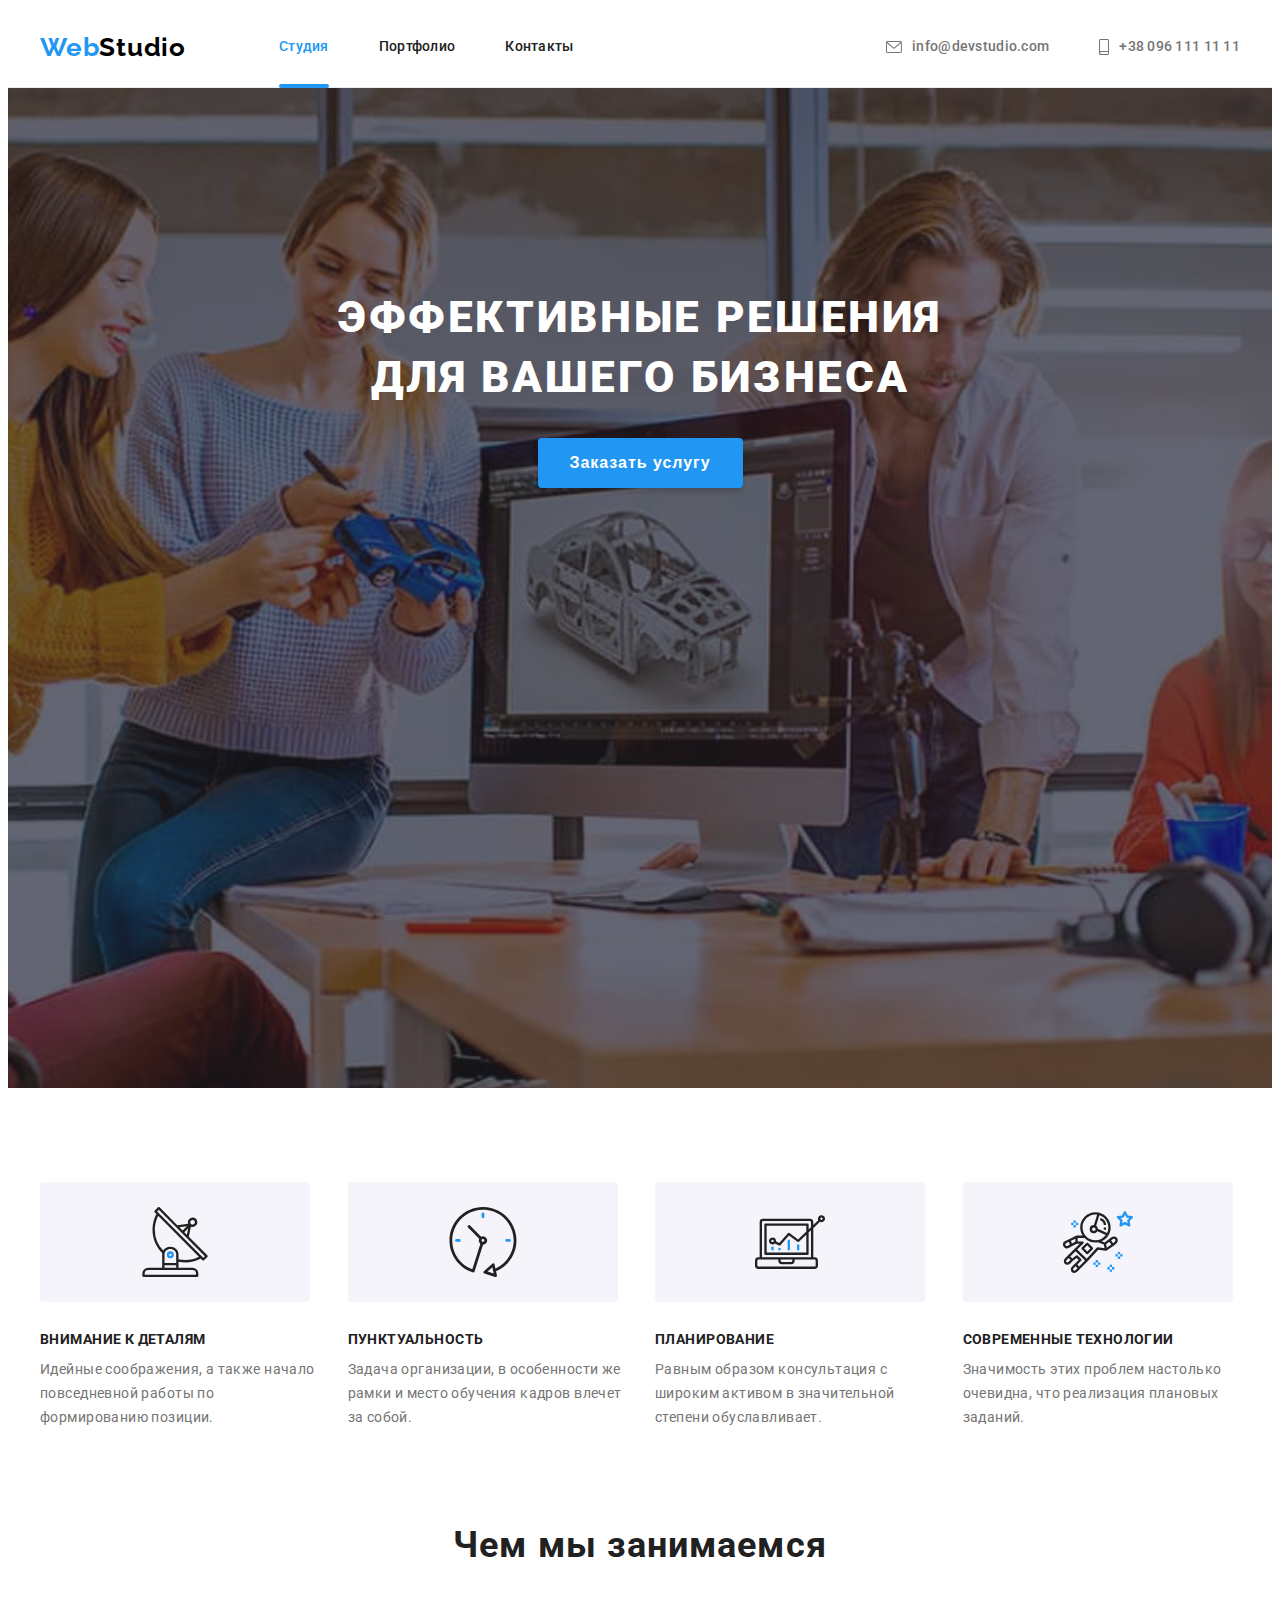
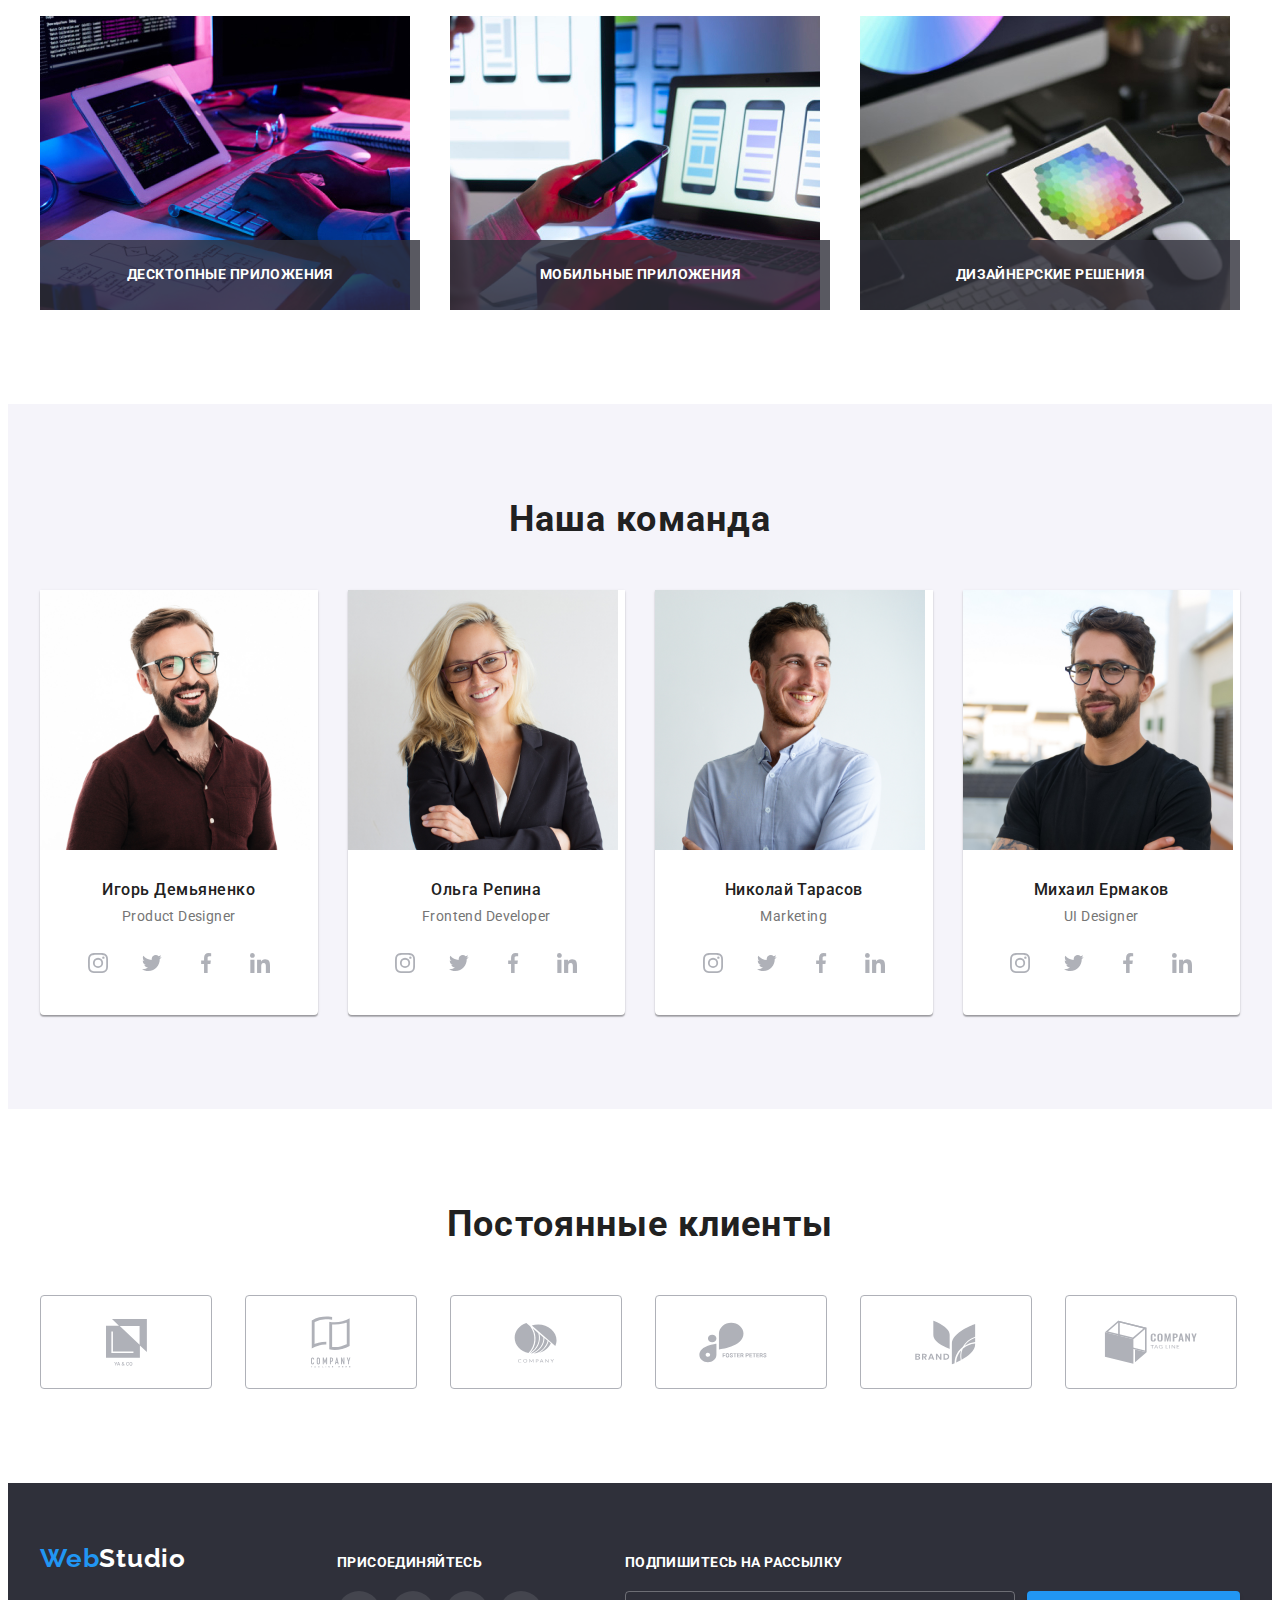
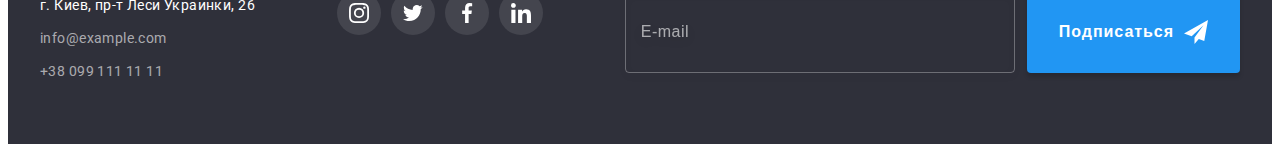
<file: index.html>
<!DOCTYPE html>
<html lang="ru">
  <head>
    <meta charset="UTF-8" />
    <meta name="viewport" content="width=device-width, initial-scale=1.0" />
    <title>WebStudio</title>
    <link rel="preconnect" href="https://fonts.gstatic.com" />
    <link
      href="https://fonts.googleapis.com/css2?family=Raleway:wght@700&family=Roboto:wght@400;500;700;900&display=swap"
      rel="stylesheet"
    />
    <link
      rel="stylesheet"
      href="https://cdnjs.cloudflare.com/ajax/libs/modern-normalize/1.1.0/modern-normalize.min.css"
      integrity="sha512-wpPYUAdjBVSE4KJnH1VR1HeZfpl1ub8YT/NKx4PuQ5NmX2tKuGu6U/JRp5y+Y8XG2tV+wKQpNHVUX03MfMFn9Q=="
      crossorigin="anonymous"
      referrerpolicy="no-referrer"
    />
    <link rel="stylesheet" href="./css/main.min.css" />
  </head>
  <body>
    <!-- ------------------Шапка сайта-------------------- -->
    <header class="head">
      <div class="container head__line">
        <nav class="head__nav">
          <a class="link logo head__logo" href="./index.html" lang="en"
            ><span class="logo--blue">Web</span>Studio
          </a>
          <ul class="head__list list">
            <li class="head__item head__item">
              <a class="link head__link--current" href="./index.html">Студия</a>
            </li>

            <li class="head__item">
              <a class="head__link link" href="./portfolio.html">Портфолио</a>
            </li>

            <li class="head__item"><a class="head__link link" href="#feedback">Контакты</a></li>
          </ul>
        </nav>
        <ul class="head__feedback list">
          <li class="head__item">
            <a class="head__link--grey link" href="mailto:info@devstudio.com">
              <svg class="head__icon page-icon" width="16" height="12">
                <use href="./image/sprite.svg#icon-envelope"></use>
              </svg>
              info@devstudio.com
            </a>
          </li>

          <li class="head__item">
            <a class="head__link--grey link" href="tel:+380961111111">
              <svg class="head__icon page-icon" width="10" height="16">
                <use href="./image/sprite.svg#icon-smartphone"></use>
              </svg>
              +38 096 111 11 11
            </a>
          </li>
        </ul>
      </div>
    </header>
    <main>
      <!-- --------------------Герой----------------------- -->
      <section class="hero">
        <div class="container">
          <h1 class="hero__title">
            Эффективные решения <br />
            для вашего бизнеса
          </h1>
          <button class="button hero__button" type="button" data-modal-open>Заказать услугу</button>
        </div>
      </section>
      <!-- ------------------Преимущества---------------------- -->
      <section class="features">
        <div class="container">
          <h2 class="visually-hidden">Преимущества компании</h2>
          <ul class="page-grid list">
            <li class="features__item">
              <div class="features__image">
                <svg width="70px" height="70px">
                  <use href="./image/sprite.svg#icon-antenna"></use>
                </svg>
              </div>
              <h3 class="thumb-title features__title">Внимание к деталям</h3>
              <p class="features__desc">
                Идейные соображения, а также начало повседневной работы по формированию позиции.
              </p>
            </li>

            <li class="features__item">
              <div class="features__image">
                <svg width="70px" height="70px">
                  <use href="./image/sprite.svg#icon-clock"></use>
                </svg>
              </div>
              <h3 class="thumb-title features__title">Пунктуальность</h3>
              <p class="features__desc">
                Задача организации, в особенности же рамки и место обучения кадров влечет за собой.
              </p>
            </li>

            <li class="features__item">
              <div class="features__image">
                <svg width="70px" height="70px">
                  <use href="./image/sprite.svg#icon-diagram"></use>
                </svg>
              </div>
              <h3 class="thumb-title features__title">Планирование</h3>
              <p class="features__desc">
                Равным образом консультация с широким активом в значительной степени обуславливает.
              </p>
            </li>

            <li class="features__item">
              <div class="features__image">
                <svg width="70px" height="70px">
                  <use href="./image/sprite.svg#icon-astronaut"></use>
                </svg>
              </div>
              <h3 class="thumb-title features__title">Современные технологии</h3>
              <p class="features__desc">
                Значимость этих проблем настолько очевидна, что реализация плановых заданий.
              </p>
            </li>
          </ul>
        </div>
      </section>
      <!-- -----------------Услуги студии---------------------- -->
      <section class="services section">
        <div class="container">
          <h2 class="subtitle">Чем мы занимаемся</h2>
          <ul class="page-grid list">
            <li class="servises__item">
              <div class="servises__card">
                <img src="./image/main/img1.jpg" alt="Верстка сайта" width="370" height="294" />
                <p class="thumb-title servises__desc">Десктопные приложения</p>
              </div>
            </li>

            <li class="servises__item">
              <div class="servises__card">
                <img
                  src="./image/main/img2.jpg"
                  alt="Разработка мобильных приложений"
                  width="370"
                  height="294"
                />
                <p class="thumb-title servises__desc">Мобильные приложения</p>
              </div>
            </li>

            <li class="servises__item">
              <div class="servises__card">
                <img src="./image/main/img3.jpg" alt="Веб дизайн" width="370" height="294" />
                <p class="thumb-title servises__desc">Дизайнерские решения</p>
              </div>
            </li>
          </ul>
        </div>
      </section>
      <!-- -----------------Cотрудники------------------ -->
      <section class="team section">
        <div class="container">
          <h2 class="subtitle">Наша команда</h2>
          <ul class="page-grid list">
            <li class="team__card">
              <img src="./image/main/igor.jpg" alt="Фото сотрудника" width="270" height="260" />
              <div class="team__thumb">
                <h3 class="team__member">Игорь Демьяненко</h3>
                <p lang="en" class="team__prof">Product Designer</p>
                <ul class="socials list">
                  <li class="socials__item">
                    <a href="" class="socials__link socials__link--grey">
                      <svg class="page-icon" width="20px" height="20px">
                        <use href="./image/sprite.svg#icon-instagram"></use>
                      </svg>
                    </a>
                  </li>
                  <li class="socials__item">
                    <a href="" class="socials__link socials__link--grey">
                      <svg class="page-icon" width="20px" height="20px">
                        <use href="./image/sprite.svg#icon-twitter"></use>
                      </svg>
                    </a>
                  </li>
                  <li class="socials__item">
                    <a href="" class="socials__link socials__link--grey">
                      <svg class="page-icon" width="20px" height="20px">
                        <use href="./image/sprite.svg#icon-facebook"></use>
                      </svg>
                    </a>
                  </li>
                  <li class="socials__item">
                    <a href="" class="socials__link socials__link--grey">
                      <svg class="page-icon" width="20px" height="20px">
                        <use href="./image/sprite.svg#icon-linkedin"></use>
                      </svg>
                    </a>
                  </li>
                </ul>
              </div>
            </li>

            <li class="team__card">
              <img src="./image/main/olha.jpg" alt="Фото сотрудника" width="270" height="260" />
              <div class="team__thumb">
                <h3 class="team__member">Ольга Репина</h3>
                <p lang="en" class="team__prof">Frontend Developer</p>
                <ul class="socials list">
                  <li class="socials__item">
                    <a href="" class="socials__link socials__link--grey">
                      <svg class="page-icon" width="20px" height="20px">
                        <use href="./image/sprite.svg#icon-instagram"></use>
                      </svg>
                    </a>
                  </li>
                  <li class="socials__item">
                    <a href="" class="socials__link socials__link--grey">
                      <svg class="page-icon" width="20px" height="20px">
                        <use href="./image/sprite.svg#icon-twitter"></use>
                      </svg>
                    </a>
                  </li>
                  <li class="socials__item">
                    <a href="" class="socials__link socials__link--grey">
                      <svg class="page-icon" width="20px" height="20px">
                        <use href="./image/sprite.svg#icon-facebook"></use>
                      </svg>
                    </a>
                  </li>
                  <li class="socials__item">
                    <a href="" class="socials__link socials__link--grey">
                      <svg class="page-icon" width="20px" height="20px">
                        <use href="./image/sprite.svg#icon-linkedin"></use>
                      </svg>
                    </a>
                  </li>
                </ul>
              </div>
            </li>

            <li class="team__card">
              <img src="./image/main/nicolay.jpg" alt="Фото сотрудника" width="270" height="260" />
              <div class="team__thumb">
                <h3 class="team__member">Николай Тарасов</h3>
                <p lang="en" class="team__prof">Marketing</p>
                <ul class="socials list">
                  <li class="socials__item">
                    <a href="" class="socials__link socials__link--grey">
                      <svg class="page-icon" width="20px" height="20px">
                        <use href="./image/sprite.svg#icon-instagram"></use>
                      </svg>
                    </a>
                  </li>
                  <li class="socials__item">
                    <a href="" class="socials__link socials__link--grey">
                      <svg class="page-icon" width="20px" height="20px">
                        <use href="./image/sprite.svg#icon-twitter"></use>
                      </svg>
                    </a>
                  </li>
                  <li class="socials__item">
                    <a href="" class="socials__link socials__link--grey">
                      <svg class="page-icon" width="20px" height="20px">
                        <use href="./image/sprite.svg#icon-facebook"></use>
                      </svg>
                    </a>
                  </li>
                  <li class="socials__item">
                    <a href="" class="socials__link socials__link--grey">
                      <svg class="page-icon" width="20px" height="20px">
                        <use href="./image/sprite.svg#icon-linkedin"></use>
                      </svg>
                    </a>
                  </li>
                </ul>
              </div>
            </li>

            <li class="team__card">
              <img src="./image/main/michael.jpg" alt="Фото сотрудника" width="270" height="260" />
              <div class="team__thumb">
                <h3 class="team__member">Михаил Ермаков</h3>
                <p lang="en" class="team__prof">UI Designer</p>
                <ul class="socials list">
                  <li class="socials__item">
                    <a href="" class="socials__link socials__link--grey">
                      <svg class="page-icon" width="20px" height="20px">
                        <use href="./image/sprite.svg#icon-instagram"></use>
                      </svg>
                    </a>
                  </li>
                  <li class="socials__item">
                    <a href="" class="socials__link socials__link--grey">
                      <svg class="page-icon" width="20px" height="20px">
                        <use href="./image/sprite.svg#icon-twitter"></use>
                      </svg>
                    </a>
                  </li>
                  <li class="socials__item">
                    <a href="" class="socials__link socials__link--grey">
                      <svg class="page-icon" width="20px" height="20px">
                        <use href="./image/sprite.svg#icon-facebook"></use>
                      </svg>
                    </a>
                  </li>
                  <li class="socials__item">
                    <a href="" class="socials__link socials__link--grey">
                      <svg class="page-icon" width="20px" height="20px">
                        <use href="./image/sprite.svg#icon-linkedin"></use>
                      </svg>
                    </a>
                  </li>
                </ul>
              </div>
            </li>
          </ul>
        </div>
      </section>
      <!-- -------------------Клиенты--------------------------- -->
      <section class="clients section">
        <div class="container">
          <h2 class="subtitle">Постоянные клиенты</h2>
          <ul class="page-grid list">
            <li class="clients__item">
              <a href="" class="clients__card">
                <svg class="page-icon" width="41px" height="47px">
                  <use href="./image/sprite.svg#icon-client-1"></use>
                </svg>
              </a>
            </li>

            <li class="clients__item">
              <a href="" class="clients__card">
                <svg class="page-icon" width="40px" height="52px">
                  <use href="./image/sprite.svg#icon-client-2"></use>
                </svg>
              </a>
            </li>

            <li class="clients__item">
              <a href="" class="clients__card">
                <svg class="page-icon" width="43px" height="41px">
                  <use href="./image/sprite.svg#icon-client-3"></use>
                </svg>
              </a>
            </li>

            <li class="clients__item">
              <a href="" class="clients__card">
                <svg class="page-icon" width="84px" height="41px">
                  <use href="./image/sprite.svg#icon-client-4"></use>
                </svg>
              </a>
            </li>

            <li class="clients__item">
              <a href="" class="clients__card">
                <svg class="page-icon" width="63px" height="45px">
                  <use href="./image/sprite.svg#icon-client-5"></use>
                </svg>
              </a>
            </li>

            <li class="clients__item">
              <a href="" class="clients__card">
                <svg class="page-icon" width="94px" height="44px">
                  <use href="./image/sprite.svg#icon-client-6"></use>
                </svg>
              </a>
            </li>
          </ul>
        </div>
      </section>
    </main>
    <!-- -------------------------Футер-------------------- -->
    <footer class="footer" id="feedback">
      <div class="container footer__thumbs">
        <div>
          <a class="logo footer__logo link" href="./index.html" lang="en"
            ><span class="logo--blue">Web</span>Studio</a
          >
          <address>
            <ul class="list">
              <li class="footer__item">
                <a
                  class="footer__link link"
                  href="https://goo.gl/maps/XXydakqSkCd74Hgu6"
                  target="_blank"
                  rel="noreferrer noopener"
                >
                  г. Киев, пр-т Леси Украинки, 26
                </a>
              </li>
              <li class="footer__item">
                <a class="footer__link footer__link--grey link" href="mailto:info@example.com"
                  >info@example.com
                </a>
              </li>
              <li class="footer__item">
                <a class="footer__link footer__link--grey link" href="tel:+380991111111"
                  >+38 099 111 11 11
                </a>
              </li>
            </ul>
          </address>
        </div>
        <div role="group">
          <p class="thumb-title footer__title">Присоединяйтесь</p>
          <ul class="socials list">
            <li class="socials__item">
              <a href="" class="socials__link socials__link--white">
                <svg class="page-icon" width="20px" height="20px">
                  <use href="./image/sprite.svg#icon-instagram"></use>
                </svg>
              </a>
            </li>
            <li class="socials__item">
              <a href="" class="socials__link socials__link--white">
                <svg class="page-icon" width="20px" height="20px">
                  <use href="./image/sprite.svg#icon-twitter"></use>
                </svg>
              </a>
            </li>
            <li class="socials__item">
              <a href="" class="socials__link socials__link--white">
                <svg class="page-icon" width="20px" height="20px">
                  <use href="./image/sprite.svg#icon-facebook"></use>
                </svg>
              </a>
            </li>
            <li class="socials__item">
              <a href="" class="socials__link socials__link--white">
                <svg class="page-icon" width="20px" height="20px">
                  <use href="./image/sprite.svg#icon-linkedin"></use>
                </svg>
              </a>
            </li>
          </ul>
        </div>
        <div role="group">
          <p class="thumb-title footer__title">Подпишитесь на рассылку</p>
          <form class="footer__signupform" name="signup-form" autocomplete="on">
            <label>
              <input
                class="footer__input"
                type="email"
                name="email"
                placeholder="E-mail"
                required
              />
            </label>
            <button class="button footer__button" type="submit">
              Подписаться
              <svg class="button__icon" width="24" height="24">
                <use href="./image/sprite.svg#icon-send"></use>
              </svg>
            </button>
          </form>
        </div>
      </div>
    </footer>

    <div class="backdrop is-hidden" data-modal>
      <div class="modal" role="group">
        <button type="button" class="modal__close" data-modal-close>
          <svg width="18" height="18">
            <use href="./image/sprite.svg#icon-close"></use>
          </svg>
        </button>
        <form class="form" name="order-form" autocomplete="on">
          <p class="modal__title">Оставьте свои данные, мы вам перезвоним</p>

          <label class="form__label">
            <span class="form__name">Имя</span>
            <input
              class="form__input"
              type="text"
              name="username"
              minlength="2"
              pattern="[a-zA-Zа-яёА-ЯЁ]+"
              title="Имя должно содержать символы кирилицы или латиницы"
              required
            />
            <svg class="form__icon page-icon" width="18" height="18">
              <use href="./image/sprite.svg#icon-person"></use>
            </svg>
          </label>
          <label class="form__label">
            <span class="form__name">Телефон</span>
            <input
              class="form__input"
              type="tel"
              name="tel"
              pattern="[0-9]{3}-[0-9]{3}-[0-9]{2}-[0-9]{2}"
              title="096-000-00-00"
              required
            />
            <svg class="form__icon page-icon" width="18" height="18">
              <use href="./image/sprite.svg#icon-phone-modal"></use>
            </svg>
          </label>
          <label class="form__label">
            <span class="form__name">Почта</span>
            <input class="form__input" type="email" name="email" required />
            <svg class="form__icon page-icon" width="18" height="18">
              <use href="./image/sprite.svg#icon-mail-modal"></use>
            </svg>
          </label>
          <label class="form__label">
            <span class="form__name">Комментарий</span>
            <textarea
              class="form__input form__comment"
              name="comment"
              placeholder="Введите текст"
            ></textarea>
          </label>

          <input
            id="checkbox-item"
            class="checkbox-hidden"
            type="checkbox"
            name="policy"
            value="agreed"
            required
          />
          <label for="checkbox-item" class="form__checkbox">
            <!-- <svg class="checkbox-icon" width="16" height="15">
              <use href="./image/sprite.svg#icon-check"></use>
            </svg> -->
            Соглашаюсь с рассылкой и принимаю&nbsp;<a href="#" class="form__link"
              >Условия договора</a
            >
          </label>
          <button class="button form__button" type="submit">Отправить</button>
        </form>
      </div>
    </div>
    <script src="./js/modal.js"></script>
  </body>
</html>
</file>
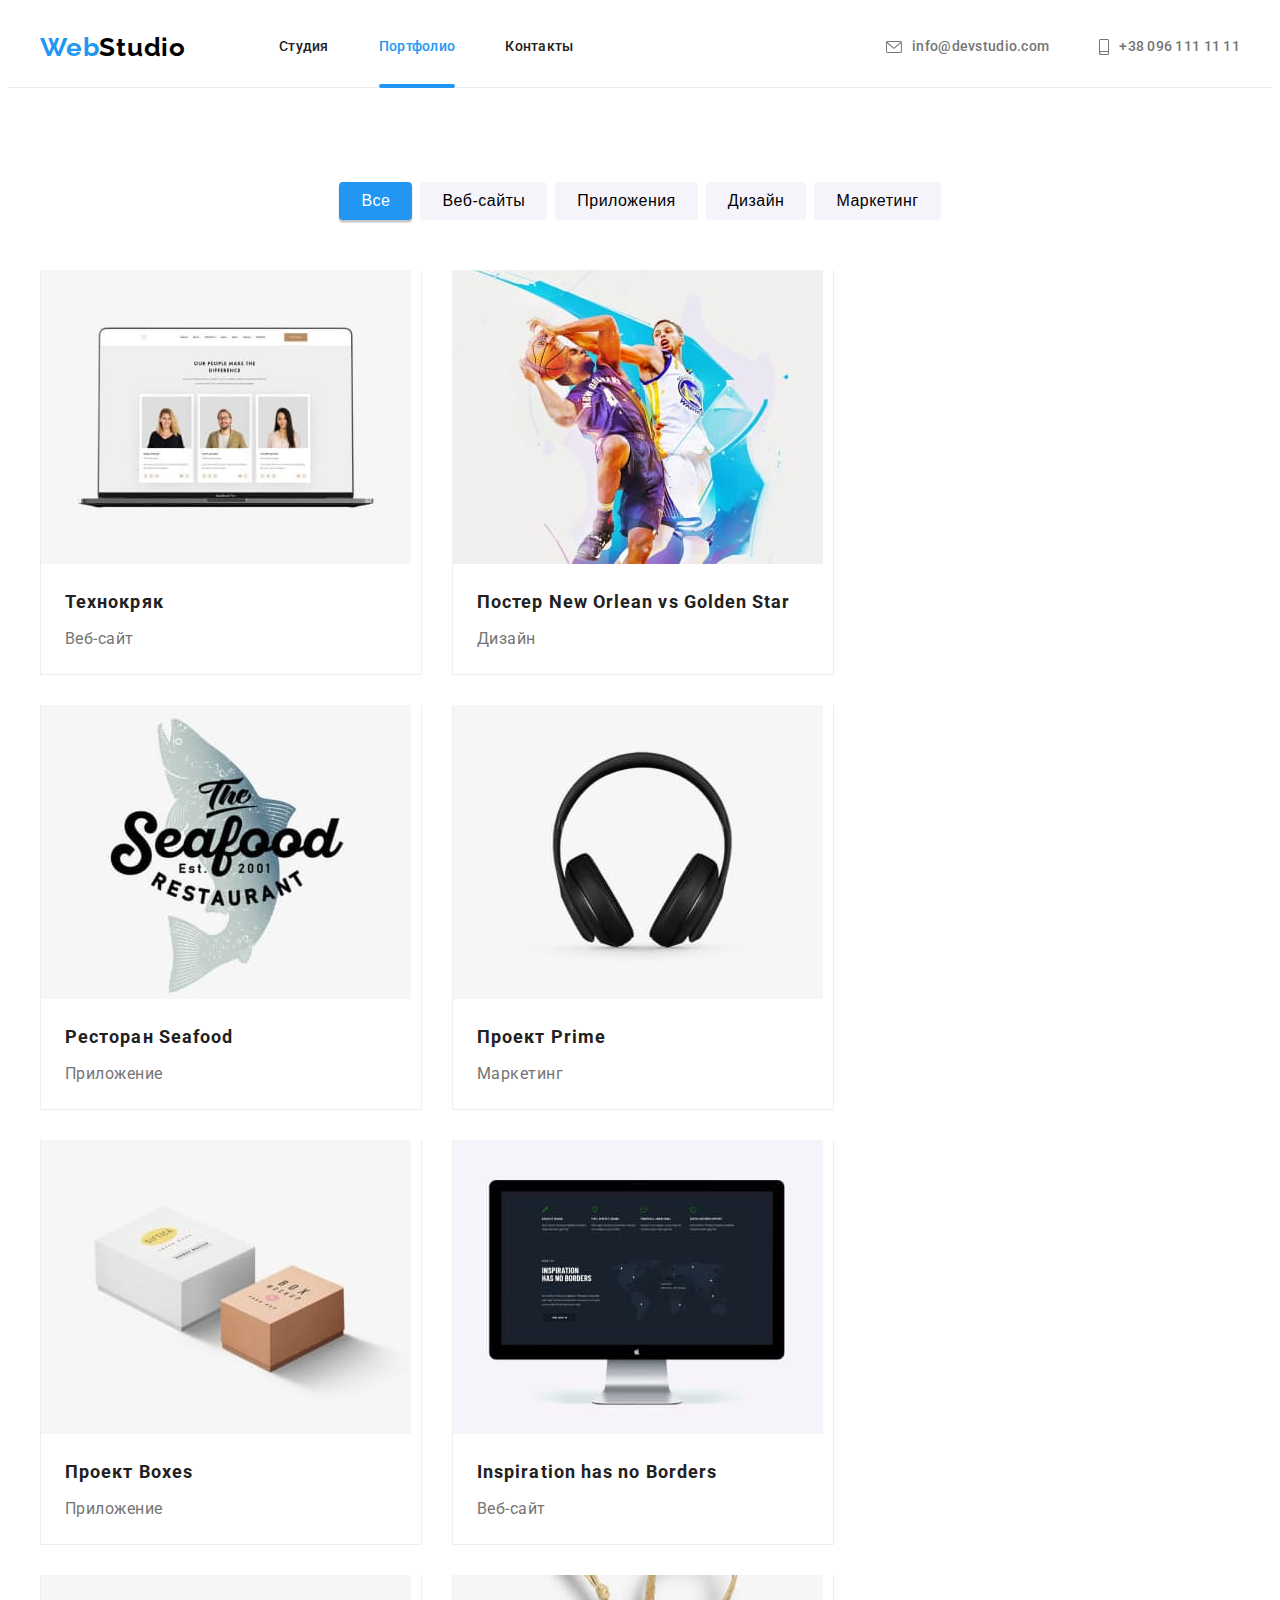
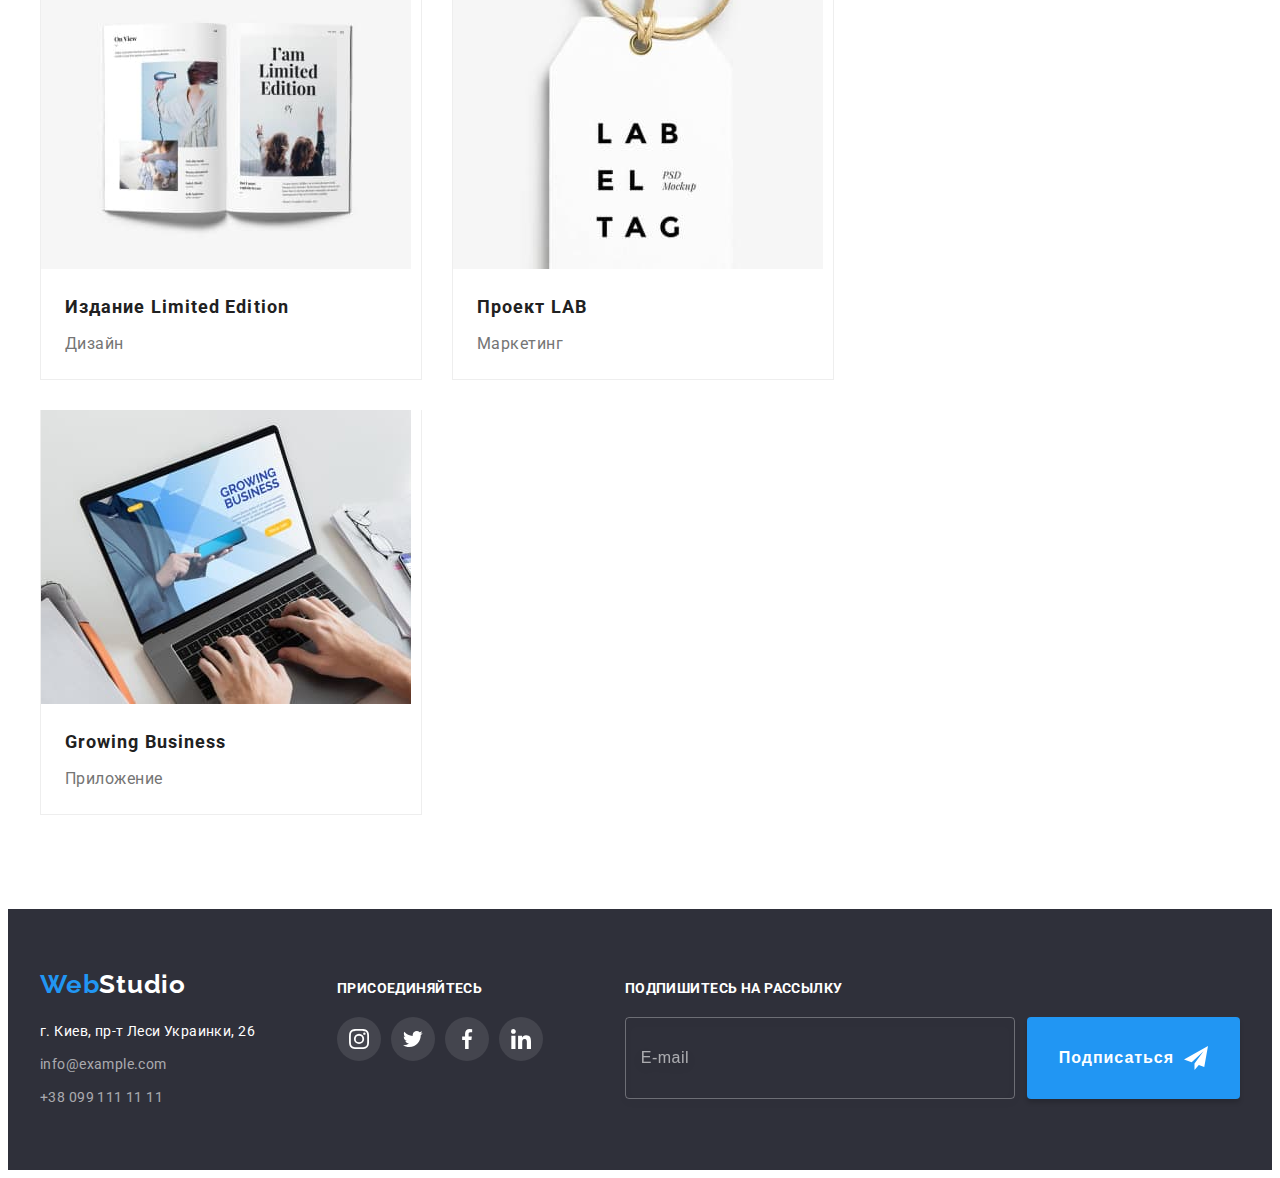
<file: portfolio.html>
<!DOCTYPE html>
<html lang="ru">
  <head>
    <meta charset="UTF-8" />
    <meta name="viewport" content="width=device-width, initial-scale=1.0" />
    <title>WebStudio</title>
    <link rel="preconnect" href="https://fonts.gstatic.com" />
    <link
      href="https://fonts.googleapis.com/css2?family=Raleway:wght@700&family=Roboto:wght@400;500;700;900&display=swap"
      rel="stylesheet"
    />
    <link
      rel="stylesheet"
      href="https://cdnjs.cloudflare.com/ajax/libs/modern-normalize/1.1.0/modern-normalize.min.css"
      integrity="sha512-wpPYUAdjBVSE4KJnH1VR1HeZfpl1ub8YT/NKx4PuQ5NmX2tKuGu6U/JRp5y+Y8XG2tV+wKQpNHVUX03MfMFn9Q=="
      crossorigin="anonymous"
      referrerpolicy="no-referrer"
    />
    <link rel="stylesheet" href="./css/main.min.css" />
  </head>
  <body>
    <!------------------Шапка сайта-------------------->
    <header class="head">
      <div class="container head__line">
        <nav class="head__nav">
          <a class="link logo head__logo" href="./index.html" lang="en"
            ><span class="logo--blue">Web</span>Studio
          </a>
          <ul class="head__list list">
            <li class="head__item head__item">
              <a class="head__link link" href="./index.html">Студия</a>
            </li>

            <li class="head__item">
              <a class="head__link--current link" href="./portfolio.html">Портфолио</a>
            </li>

            <li class="head__item"><a class="head__link link" href="#feedback">Контакты</a></li>
          </ul>
        </nav>
        <ul class="head__feedback list">
          <li class="head__item">
            <a class="head__link--grey link" href="mailto:info@devstudio.com">
              <svg class="head__icon page-icon" width="16" height="12">
                <use href="./image/sprite.svg#icon-envelope"></use>
              </svg>
              info@devstudio.com
            </a>
          </li>

          <li class="head__item">
            <a class="head__link--grey link" href="tel:+380961111111">
              <svg class="head__icon page-icon" width="10" height="16">
                <use href="./image/sprite.svg#icon-smartphone"></use>
              </svg>
              +38 096 111 11 11
            </a>
          </li>
        </ul>
      </div>
    </header>
    <!-----------------Галерея работ----------------------->
    <main>
      <h1 class="visually-hidden">Портфолио WebStudio</h1>
      <section class="portfolio section">
        <div class="container">
          <h2 class="visually-hidden">Фильтр</h2>
          <ul class="filter list">
            <li class="filter__item">
              <button class="filter__button filter__button--active" type="button">Все</button>
            </li>
            <li class="filter__item">
              <button class="filter__button" type="button">Веб-сайты</button>
            </li>
            <li class="filter__item">
              <button class="filter__button" type="button">Приложения</button>
            </li>
            <li class="filter__item">
              <button class="filter__button" type="button">Дизайн</button>
            </li>
            <li class="filter__item">
              <button class="filter__button" type="button">Маркетинг</button>
            </li>
          </ul>

          <ul class="page-grid galery list">
            <li class="galery__card">
              <a class="galery__link link" href="">
                <div class="galery__img">
                  <img
                    src="./image/portfolio/img-1.jpg"
                    alt="Открытый ноутбук"
                    width="370"
                    height="294"
                  />
                  <p class="galery__desc">
                    Технокряк это современная площадка распространения коронавируса. Компании
                    используют эту платформу для цифрового шпионажа и атак на защищённые сервера
                    конкурентов.
                  </p>
                </div>
                <div class="galery__thumbs">
                  <h3 class="galery__title">Технокряк</h3>
                  <p class="galery__subtitle">Веб-сайт</p>
                </div>
              </a>
            </li>

            <li class="galery__card">
              <a class="galery__link link" href="">
                <div class="galery__img">
                  <img
                    src="./image/portfolio/img-2.jpg"
                    alt="Постер с баскетболистами"
                    width="370"
                    height="294"
                  />
                  <p class="galery__desc">
                    Технокряк это современная площадка распространения коронавируса. Компании
                    используют эту платформу для цифрового шпионажа и атак на защищённые сервера
                    конкурентов.
                  </p>
                </div>
                <div class="galery__thumbs">
                  <h3 class="galery__title">
                    Постер <span lang="en"> New Orlean vs Golden Star</span>
                  </h3>
                  <p class="galery__subtitle">Дизайн</p>
                </div>
              </a>
            </li>

            <li class="galery__card">
              <a class="galery__link link" href="">
                <div class="galery__img">
                  <img
                    src="./image/portfolio/img-3.jpg"
                    alt="Логотип ресторана"
                    width="370"
                    height="294"
                  />
                  <p class="galery__desc">
                    Технокряк это современная площадка распространения коронавируса. Компании
                    используют эту платформу для цифрового шпионажа и атак на защищённые сервера
                    конкурентов.
                  </p>
                </div>
                <div class="galery__thumbs">
                  <h3 class="galery__title">Ресторан <span lang="en">Seafood</span></h3>
                  <p class="galery__subtitle">Приложение</p>
                </div>
              </a>
            </li>

            <li class="galery__card">
              <a class="galery__link link" href="">
                <div class="galery__img">
                  <img src="./image/portfolio/img-4.jpg" alt="Наушники" width="370" height="294" />
                  <p class="galery__desc">
                    Технокряк это современная площадка распространения коронавируса. Компании
                    используют эту платформу для цифрового шпионажа и атак на защищённые сервера
                    конкурентов.
                  </p>
                </div>
                <div class="galery__thumbs">
                  <h3 class="galery__title">Проект <span lang="en">Prime</span></h3>
                  <p class="galery__subtitle">Маркетинг</p>
                </div>
              </a>
            </li>

            <li class="galery__card">
              <a class="galery__link link" href="">
                <div class="galery__img">
                  <img
                    src="./image/portfolio/img-5.jpg"
                    alt="Брендированные коробки"
                    width="370"
                    height="294"
                  />
                  <p class="galery__desc">
                    Технокряк это современная площадка распространения коронавируса. Компании
                    используют эту платформу для цифрового шпионажа и атак на защищённые сервера
                    конкурентов.
                  </p>
                </div>
                <div class="galery__thumbs">
                  <h3 class="galery__title">Проект <span lang="en">Boxes</span></h3>
                  <p class="galery__subtitle">Приложение</p>
                </div>
              </a>
            </li>

            <li class="galery__card">
              <a class="galery__link link" href="">
                <div class="galery__img">
                  <img
                    src="./image/portfolio/img-6.jpg"
                    alt="Монитор со звездным небом"
                    width="370"
                    height="294"
                  />
                  <p class="galery__desc">
                    Технокряк это современная площадка распространения коронавируса. Компании
                    используют эту платформу для цифрового шпионажа и атак на защищённые сервера
                    конкурентов.
                  </p>
                </div>
                <div class="galery__thumbs">
                  <h3 class="galery__title" lang="en">Inspiration has no Borders</h3>
                  <p class="galery__subtitle">Веб-сайт</p>
                </div>
              </a>
            </li>

            <li class="galery__card">
              <a class="galery__link link" href="">
                <div class="galery__img">
                  <img
                    src="./image/portfolio/img-7.jpg"
                    alt="Открытый журнал"
                    width="370"
                    height="294"
                  />
                  <p class="galery__desc">
                    Технокряк это современная площадка распространения коронавируса. Компании
                    используют эту платформу для цифрового шпионажа и атак на защищённые сервера
                    конкурентов.
                  </p>
                </div>
                <div class="galery__thumbs">
                  <h3 class="galery__title">Издание <span lang="en">Limited Edition</span></h3>
                  <p class="galery__subtitle">Дизайн</p>
                </div>
              </a>
            </li>

            <li class="galery__card">
              <a class="galery__link link" href="">
                <div class="galery__img">
                  <img
                    src="./image/portfolio/img-8.jpg"
                    alt="Бирка с логотипом"
                    width="370"
                    height="294"
                  />
                  <p class="galery__desc">
                    Технокряк это современная площадка распространения коронавируса. Компании
                    используют эту платформу для цифрового шпионажа и атак на защищённые сервера
                    конкурентов.
                  </p>
                </div>
                <div class="galery__thumbs">
                  <h3 class="galery__title">Проект <span lang="en">LAB</span></h3>
                  <p class="galery__subtitle">Маркетинг</p>
                </div>
              </a>
            </li>

            <li class="galery__card">
              <a class="galery__link link" href="">
                <div class="galery__img">
                  <img
                    src="./image/portfolio/img-9.jpg"
                    alt="Руки на ноутбуке"
                    width="370"
                    height="294"
                  />
                  <p class="galery__desc">
                    Технокряк это современная площадка распространения коронавируса. Компании
                    используют эту платформу для цифрового шпионажа и атак на защищённые сервера
                    конкурентов.
                  </p>
                </div>
                <div class="galery__thumbs">
                  <h3 class="galery__title" lang="en">Growing Business</h3>
                  <p class="galery__subtitle">Приложение</p>
                </div>
              </a>
            </li>
          </ul>
        </div>
      </section>
    </main>
    <!--Футер-->
    <footer class="footer" id="feedback">
      <div class="container footer__thumbs">
        <div>
          <a class="logo footer__logo link" href="./index.html" lang="en"
            ><span class="logo--blue">Web</span>Studio</a
          >
          <address>
            <ul class="list">
              <li class="footer__item">
                <a
                  class="footer__link link"
                  href="https://goo.gl/maps/XXydakqSkCd74Hgu6"
                  target="_blank"
                  rel="noreferrer noopener"
                >
                  г. Киев, пр-т Леси Украинки, 26
                </a>
              </li>
              <li class="footer__item">
                <a class="footer__link footer__link--grey link" href="mailto:info@example.com"
                  >info@example.com
                </a>
              </li>
              <li class="footer__item">
                <a class="footer__link footer__link--grey link" href="tel:+380991111111"
                  >+38 099 111 11 11
                </a>
              </li>
            </ul>
          </address>
        </div>
        <div role="group">
          <p class="thumb-title footer__title">Присоединяйтесь</p>
          <ul class="socials list">
            <li class="socials__item">
              <a href="" class="socials__link socials__link--white">
                <svg class="page-icon" width="20px" height="20px">
                  <use href="./image/sprite.svg#icon-instagram"></use>
                </svg>
              </a>
            </li>
            <li class="socials__item">
              <a href="" class="socials__link socials__link--white">
                <svg class="page-icon" width="20px" height="20px">
                  <use href="./image/sprite.svg#icon-twitter"></use>
                </svg>
              </a>
            </li>
            <li class="socials__item">
              <a href="" class="socials__link socials__link--white">
                <svg class="page-icon" width="20px" height="20px">
                  <use href="./image/sprite.svg#icon-facebook"></use>
                </svg>
              </a>
            </li>
            <li class="socials__item">
              <a href="" class="socials__link socials__link--white">
                <svg class="page-icon" width="20px" height="20px">
                  <use href="./image/sprite.svg#icon-linkedin"></use>
                </svg>
              </a>
            </li>
          </ul>
        </div>
        <div role="group">
          <p class="thumb-title footer__title">Подпишитесь на рассылку</p>
          <form class="footer__signupform" name="signup-form" autocomplete="on">
            <label>
              <input
                class="footer__input"
                type="email"
                name="email"
                placeholder="E-mail"
                required
              />
            </label>
            <button class="button footer__button" type="submit">
              Подписаться
              <svg class="button__icon" width="24" height="24">
                <use href="./image/sprite.svg#icon-send"></use>
              </svg>
            </button>
          </form>
        </div>
      </div>
    </footer>
  </body>
</html>
</file>
<file: css/main.min.css>
:root{--common-family: 'Roboto', sans-serif;--secondary-family: 'Raleway', sans-serif;--brand-color: #2196f3;--text-color: #212121;--logo-color: #000000;--accent-color: #ffffff;--shadow-color: #757575;--head-border-color: #ececec;--hero-bg-color: #c4c4c4;--page-btn-hover: #188ce8;--card-bg-color: #f5f4fa;--icon-color: #afb1b8;--footer-bg-color: #2f303a;--galery-border-color: #eeeeee;--services-overlay-color: rgba(47, 48, 58, 0.8);--portf-card-overlay-color: rgba(33, 150, 243, 0.9);--social-links-bg-color: rgba(255, 255, 255, 0.1);--footer-link-color: rgba(255, 255, 255, 0.6);--footer-input-color: rgba(255, 255, 255, 0.3);--footer-placeholder-color: rgba(255, 255, 255, 0.6);--form-border-color: rgba(33, 33, 33, 0.2);--form-placeholder-color: rgba(117, 117, 117, 0.5);--backdrop-color: rgba(0, 0, 0, 0.2);--common-spacing: 0.03em;--card-gap: 30px;--cubic-bezier: cubic-bezier(0.4, 0, 0.2, 1)}.visually-hidden{position:absolute;white-space:nowrap;width:1px;height:1px;overflow:hidden;border:0;padding:0;clip:rect(0 0 0 0);clip-path:inset(50%);margin:-1px}h1,h2,h3,h4,h5,h6,p{margin-top:0;margin-bottom:0}ul,ol{margin-top:0;margin-bottom:0;padding-left:0}img{display:block;max-width:100%;height:auto}body{font-family:var(--common-family);color:var(--text-color)}.list{list-style:none}.link{text-decoration:none;color:inherit;font-style:normal}.container{width:1200px;padding:0 15px;margin:0 auto}.section{padding-top:94px;padding-bottom:94px}.subtitle{margin-bottom:50px;font-size:36px;font-weight:700;line-height:1.17;text-align:center;letter-spacing:var(--common-spacing)}.socials{display:flex}.socials__item:not(:last-child){margin-right:10px}.socials__link{display:inline-flex;align-items:center;justify-content:center;width:44px;height:44px;border:none;border-radius:50%}.socials__link--grey{color:var(--icon-color);transition:color 250ms var(--cubic-bezier),background-color 250ms var(--cubic-bezier)}.socials__link--grey:hover,.socials__link--grey:focus{color:var(--accent-color);background-color:var(--brand-color)}.socials__link--white{transition:background-color 250ms var(--cubic-bezier);color:var(--accent-color);background-color:var(--social-links-bg-color)}.socials__link--white:hover,.socials__link--white:focus{background-color:var(--brand-color)}.logo{display:inline-block;font-family:var(--secondary-family);font-size:26px;font-weight:700;line-height:1.19;letter-spacing:var(--common-spacing);color:var(--logo-color)}.logo--blue{color:var(--brand-color)}.head__logo{margin-right:93px;padding-top:24px;padding-bottom:24px}.footer__logo{margin-bottom:20px;color:var(--accent-color)}.button{display:block;min-width:200px;padding:10px 32px;border:none;border-radius:4px;font-size:16px;font-weight:700;line-height:1.88;letter-spacing:0.06em;text-align:center;cursor:pointer;color:var(--accent-color);background-color:var(--brand-color);box-shadow:0px 4px 4px rgba(0,0,0,0.15);transition:background-color 250ms var(--cubic-bezier)}.button:hover,.button:focus{background-color:var(--page-btn-hover)}.button__icon{margin-left:10px}.hero__button,.form__button{margin:0 auto}.footer__button{display:flex;align-items:center}.page-grid{display:flex;flex-wrap:wrap;margin-left:calc(-1 * var(--card-gap));margin-top:calc(-1 * var(--card-gap))}.thumb-title{font-size:14px;font-weight:700;line-height:1.14;letter-spacing:var(--common-spacing);text-transform:uppercase}.page-icon{fill:currentColor}.head{border-bottom:1px solid var(--head-border-color)}.head__line,.head__nav,.head__list,.head__feedback{display:flex;align-items:center}.head__feedback{margin-left:auto}.head__item{position:relative}.head__item:not(:last-child){margin-right:50px}.head__link,.head__link--grey,.head__link--current{display:block;padding-top:31px;padding-bottom:32px;transition:color 250ms var(--cubic-bezier);font-size:14px;font-weight:500;line-height:1.14;letter-spacing:0.02em;color:inherit}.head__link:hover,.head__link--grey:hover,.head__link--current:hover,.head__link:focus,.head__link--grey:focus,.head__link--current:focus{color:var(--brand-color)}.head__link--grey{display:inline-flex;align-items:center;color:var(--shadow-color);fill:var(--shadow-color)}.head__icon{margin-right:10px}.head__link--current{color:var(--brand-color)}.head__link--current::after{content:'';display:block;position:absolute;bottom:-1px;left:0;width:100%;height:4px;background-color:var(--brand-color);border-radius:2px}.hero{padding-top:200px;padding-bottom:200px;text-align:center;background-color:var(--hero-bg-color);background-image:linear-gradient(to right, rgba(47,48,58,0.4), rgba(47,48,58,0.4)),url("../image/main/hero-bg.jpg");background-repeat:no-repeat;max-width:1600px;min-height:600px;margin-left:auto;margin-right:auto;background-size:cover;background-position:center}.hero__title{margin-bottom:30px;font-size:44px;font-weight:900;line-height:1.36;letter-spacing:0.06em;text-transform:uppercase;color:var(--accent-color)}.features{padding-top:94px}.features__item{flex-basis:calc(100% / 4 - var(--card-gap));margin-left:var(--card-gap);margin-top:var(--card-gap)}.features__image{display:inline-flex;width:270px;height:120px;justify-content:center;align-items:center;margin-bottom:30px;background-color:var(--card-bg-color);border-radius:4px}.features__title{margin-bottom:10px}.features__desc{font-size:14px;font-weight:400;line-height:1.71;letter-spacing:var(--common-spacing);color:var(--shadow-color)}.servises__item{flex-basis:calc(100% / 3 - var(--card-gap));margin-left:var(--card-gap);margin-top:var(--card-gap)}.servises__card{position:relative}.servises__desc{position:absolute;width:100%;height:70px;bottom:0;left:0;display:flex;align-items:center;justify-content:center;color:var(--accent-color);background-color:var(--services-overlay-color)}.team{background-color:var(--card-bg-color)}.team__card{flex-basis:calc(100% / 4 - var(--card-gap));margin-left:var(--card-gap);margin-top:var(--card-gap);background-color:var(--accent-color);box-shadow:0px 1px 3px rgba(0,0,0,0.12),0px 1px 1px rgba(0,0,0,0.14),0px 2px 1px rgba(0,0,0,0.2);border-radius:0px 0px 4px 4px}.team__thumb{padding-top:30px;padding-bottom:30px;display:flex;flex-direction:column;align-items:center}.team__member{margin-bottom:10px;font-size:16px;font-weight:500;line-height:1.19;letter-spacing:var(--common-spacing)}.team__prof{margin-bottom:16px;font-size:14px;font-weight:400;line-height:1.14;letter-spacing:var(--common-spacing);color:var(--shadow-color)}.clients__item{flex-basis:calc(100% / 6 - var(--card-gap));margin-left:var(--card-gap);margin-top:var(--card-gap)}.clients__card{display:inline-flex;justify-content:center;align-items:center;width:170px;height:92px;transition:color 250ms var(--cubic-bezier),border 250ms var(--cubic-bezier);border:1px solid var(--icon-color);border-radius:4px;color:var(--icon-color)}.clients__card:hover,.clients__card:focus{border:1px solid var(--brand-color);color:var(--brand-color)}.footer{padding:60px 0;background-color:var(--footer-bg-color)}.footer__thumbs{display:flex;align-items:baseline;justify-content:space-between}.footer__link{display:inline-block;transition:color 250ms var(--cubic-bezier);font-size:14px;font-weight:400;line-height:1.71;letter-spacing:var(--common-spacing);color:var(--accent-color)}.footer__link--grey{color:var(--footer-link-color)}.footer__link:hover,.footer__link:focus{color:var(--brand-color)}.footer__item:not(:last-child){margin-bottom:9px}.footer__title{margin-bottom:20px;color:var(--accent-color)}.footer__signupform{display:flex}.footer__input{width:358px;height:50px;padding:15px;margin-right:12px;background-color:transparent;border:1px solid var(--footer-input-color);border-radius:4px;filter:drop-shadow(0px 4px 4px rgba(0,0,0,0.15))}.footer__input::placeholder,.footer__input{font-weight:400;font-size:16px;line-height:1.25;letter-spacing:var(--common-spacing);color:var(--footer-placeholder-color)}.backdrop{position:fixed;top:0;left:0;width:100%;height:100%;background-color:var(--backdrop-color);transition:opacity 250ms var(--cubic-bezier),visibility 250ms var(--cubic-bezier)}.is-hidden{visibility:hidden;opacity:0;pointer-events:none}.modal{position:relative;min-width:528px;min-height:581px;position:absolute;top:50%;left:50%;transform:translate(-50%, -50%);padding:40px;transition:opacity 250ms var(--cubic-bezier),visibility 250ms var(--cubic-bezier);background-color:var(--accent-color);box-shadow:0px 1px 3px rgba(0,0,0,0.12),0px 1px 1px rgba(0,0,0,0.14),0px 2px 1px rgba(0,0,0,0.2);border-radius:4px}.modal__title{margin-bottom:30px;font-size:20px;font-weight:700;line-height:1.15;text-align:center;letter-spacing:0.03em}.modal__close{position:absolute;top:8px;right:8px;display:flex;align-items:center;justify-content:center;cursor:pointer;border-radius:50%;width:30px;height:30px;border:1px solid rgba(0,0,0,0.1);background-color:var(--accent-color);fill:currentColor;transition:color 250ms var(--cubic-bezier)}.modal__close:hover,.modal__close:focus{color:var(--brand-color)}.form__label{display:block;position:relative}.form__name{position:absolute;top:-18px;left:0;font-size:12px;font-weight:400;line-height:1.17;letter-spacing:0.01em;color:var(--shadow-color)}.form__icon{position:absolute;top:50%;left:12px;transform:translateY(-50%);transition:color 500ms var(--cubic-bezier)}.form__input{display:block;width:100%;height:40px;padding:11px 42px;margin-bottom:28px;font-size:16px;font-weight:400;line-height:1.25;letter-spacing:var(--common-spacing);color:var(--footer-bg-color);border:1px solid var(--form-border-color);border-radius:4px;transition:border 250ms var(--cubic-bezier)}.form__input:focus+.form__icon{color:var(--brand-color)}.form__input:focus,.form__comment:focus{fill:var(--brand-color);outline:none;border:1px solid var(--brand-color)}.form__comment{resize:none;margin-bottom:20px;height:120px;padding:11px 12px}.form__comment::placeholder{font-size:14px;font-weight:400;line-height:1.14;letter-spacing:0.01em;color:var(--form-placeholder-color)}.form__checkbox{display:flex;align-items:center;margin-bottom:30px;font-size:14px;font-weight:400;line-height:1.71;letter-spacing:0.03em;color:var(--shadow-color)}.form__link{color:var(--brand-color)}.checkbox-hidden{position:absolute;width:1px;height:1px;margin:-1px;border:0;padding:0;clip:rect(0 0 0 0);overflow:hidden}.form__checkbox::before{display:block;content:'';width:16px;height:15px;margin-right:8px;cursor:pointer;border:2px solid var(--text-color);border-radius:2px;transition:transform 250ms var(--cubic-bezier),background-color 250ms var(--cubic-bezier),border-color 250ms var(--cubic-bezier)}.checkbox-hidden:checked+.form__checkbox::before{background-image:url("../image/main/icon-check.svg");background-repeat:no-repeat;background-size:contain;background-origin:border-box;background-color:var(--brand-color);border-color:transparent;transform:scale(1.2)}.checkbox-hidden:focus+.form__checkbox::before{border-color:var(--brand-color)}.filter{display:flex;align-items:center;justify-content:center;margin-bottom:50px}.filter__item:not(:last-child){margin-right:8px}.filter__button{border-radius:4px;border:none;min-width:73px;padding:6px 22px;transition:color 250ms var(--cubic-bezier),background-color 250ms var(--cubic-bezier),box-shadow 250ms var(--cubic-bezier);font-size:16px;font-weight:500;line-height:1.63;text-align:center;letter-spacing:var(--common-spacing);cursor:pointer;color:var(--logo-color);background-color:var(--card-bg-color)}.filter__button:hover,.filter__button:focus,.filter__button--active{color:var(--accent-color);background-color:var(--brand-color);box-shadow:0px 3px 1px rgba(0,0,0,0.1),0px 1px 2px rgba(0,0,0,0.08),0px 2px 2px rgba(0,0,0,0.12)}.galery__card{flex-basis:calc(100% / 3 - var(--card-gap));margin-left:var(--card-gap);margin-top:var(--card-gap);border-right:1px solid var(--galery-border-color);border-bottom:1px solid var(--galery-border-color);border-left:1px solid var(--galery-border-color)}.galery__link{display:block;transition:box-shadow 250ms var(--cubic-bezier)}.galery__link:hover,.galery__link:focus{box-shadow:0px 1px 1px rgba(0,0,0,0.12),0px 4px 4px rgba(0,0,0,0.06),1px 4px 6px rgba(0,0,0,0.16)}.galery__img{position:relative;overflow:hidden}.galery__desc{position:absolute;top:100%;left:0;width:100%;height:100%;padding-left:24px;padding-right:24px;padding-top:63px;padding-bottom:63px;transition:transform 250ms var(--cubic-bezier);font-size:18px;font-weight:400;line-height:1.56;letter-spacing:var(--common-spacing);color:var(--accent-color);background-color:var(--portf-card-overlay-color)}.galery__link:hover .galery__desc,.galery__link:focus .galery__desc{transform:translateY(-100%)}.galery__thumbs{padding:20px 24px}.galery__title{margin-bottom:4px;font-size:18px;font-weight:700;line-height:2;letter-spacing:0.06em}.galery__subtitle{font-size:16px;font-weight:400;line-height:1.88;letter-spacing:var(--common-spacing);color:var(--shadow-color)}
/*# sourceMappingURL=main.min.css.map */
</file>
